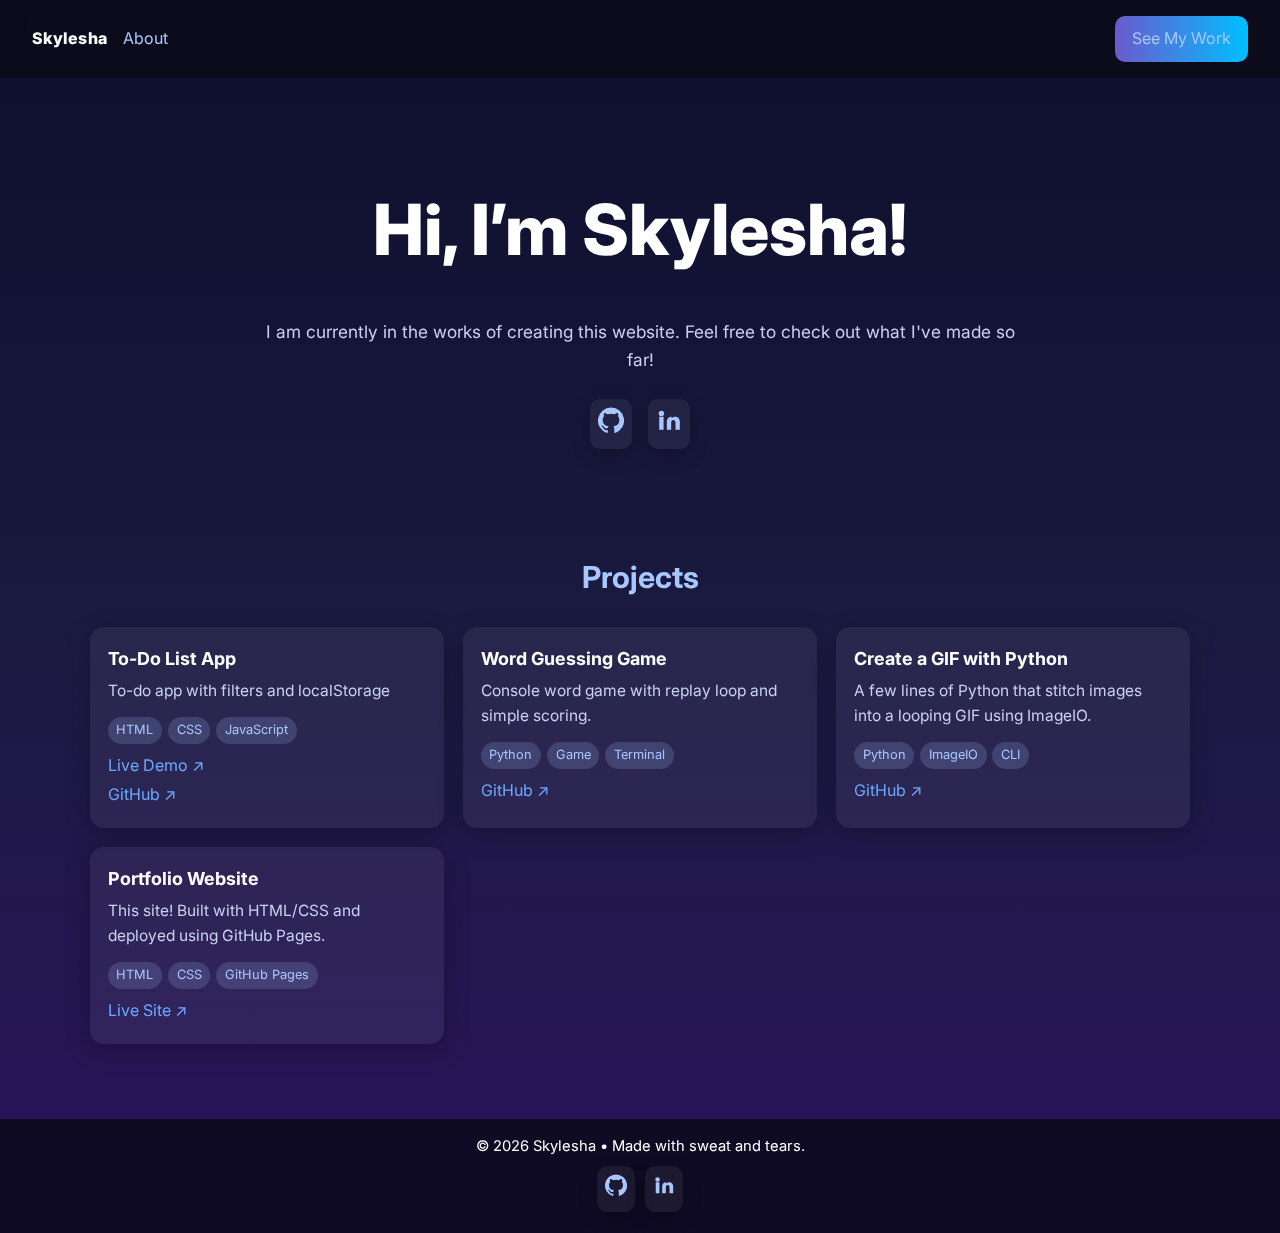
<file: index.html>
<!DOCTYPE html>
<html lang="en">
<head>
  <meta charset="UTF-8" />
  <meta name="viewport" content="width=device-width, initial-scale=1" />
  <title>Skylesha • Portfolio</title>

  <!-- Fonts & CSS -->
  <link rel="preconnect" href="https://fonts.googleapis.com">
  <link rel="preconnect" href="https://fonts.gstatic.com" crossorigin>
  <link href="https://fonts.googleapis.com/css2?family=Inter:wght@300;400;600;800&display=swap" rel="stylesheet">
  <link rel="stylesheet" href="style.css" />

  <!-- Social preview / SEO -->
  <meta name="description" content="Skylesha’s portfolio — Python, front-end, and fun projects." />
  <meta property="og:title" content="Skylesha • Portfolio" />
  <meta property="og:description" content="Skylesha’s portfolio — Python, front-end, and fun projects." />
  <meta property="og:type" content="website" />
  <meta property="og:url" content="https://skymar433.github.io/" />
  <meta property="og:image" content="https://skymar433.github.io/og-image.png" />
  <meta name="twitter:card" content="summary_large_image" />
</head>
<body>
  <!-- Custom cursor elements -->
  <div id="cursor"></div>
  <div id="spark-layer" aria-hidden="true"></div>

  <!-- Galaxy background -->
  <div class="stars" aria-hidden="true"></div>
  <div class="twinkles" aria-hidden="true"></div>
  <div id="meteors" aria-hidden="true"></div>

  <!-- NAV -->
  <header class="nav">
    <a class="logo" href="index.html" aria-label="Go to Home">Skylesha</a>

    <nav class="main-links">
      <a href="about.html">About</a>
    </nav>

    <nav class="actions">
      <a class="btn" href="#projects" aria-label="Jump to Projects section">See My Work</a>
    </nav>
  </header>

  <!-- HERO -->
  <section class="hero">
    <h1 class="title-with-stars no-underline">Hi, I’m Skylesha!</h1>
    <p class="hero-sub">
      I am currently in the works of creating this website. Feel free to check out what I've made so far!
    </p>

    <!-- Social icons under hero -->
    <div class="hero-icons" aria-label="Social links">
      <a class="icon" href="https://github.com/skymar433" target="_blank" rel="noopener" aria-label="GitHub">
        <svg viewBox="0 0 24 24" width="26" height="26" fill="currentColor" aria-hidden="true">
          <path d="M12 .5a12 12 0 0 0-3.79 23.4c.6.11.82-.26.82-.58v-2.04c-3.34.73-4.04-1.61-4.04-1.61-.55-1.4-1.35-1.77-1.35-1.77-1.1-.75.08-.74.08-.74 1.2.09 1.83 1.24 1.83 1.24 1.08 1.85 2.83 1.32 3.52 1 .11-.79.42-1.32.77-1.62-2.67-.3-5.47-1.34-5.47-5.95 0-1.31.47-2.38 1.24-3.22-.12-.3-.54-1.51.12-3.15 0 0 1.01-.32 3.3 1.23a11.46 11.46 0 0 1 6.01 0c2.28-1.55 3.29-1.23 3.29-1.23.66 1.64.24 2.85.12 3.15.77.84 1.24 1.9 1.24 3.22 0 4.62-2.8 5.65-5.47 5.95.43.37.82 1.1.82 2.23v3.3c0 .32.22.7.82.58A12 12 0 0 0 12 .5Z"/>
        </svg>
      </a>
      <a class="icon" href="https://www.linkedin.com/in/skylesha/" target="_blank" rel="noopener" aria-label="LinkedIn">
        <svg viewBox="0 0 24 24" width="26" height="26" fill="currentColor" aria-hidden="true">
          <path d="M4.98 3.5a2.5 2.5 0 1 1 0 5.001 2.5 2.5 0 0 1 0-5ZM3 9h4v12H3zM14.5 9c-2.54 0-4.5 1.66-4.5 4.72V21h4v-6.5c0-1.37.71-2.5 2-2.5 1.2 0 2 .97 2 2.5V21h4v-7.54C22 10.86 20.21 9 17.72 9c-1.39 0-2.58.58-3.22 1.62V9h-.01Z"/>
        </svg>
      </a>
    </div>
  </section>

  <!-- PROJECTS -->
  <section id="projects" class="projects">
    <h2>Projects</h2>

    <div class="project-list">
      <!-- 1) To-Do List FIRST -->
      <div class="project-card">
        <h3>To-Do List App</h3>
        <p>To-do app with filters and localStorage</p>
        <div class="tags">
          <span>HTML</span><span>CSS</span><span>JavaScript</span>
        </div>
        <a href="https://skymar433.github.io/To-Do-List/" target="_blank" rel="noopener" aria-label="Open To-Do List live site">Live Demo ↗</a>
        <br />
        <a href="https://github.com/skymar433/To-Do-List" target="_blank" rel="noopener" aria-label="Open To-Do List repository on GitHub">GitHub ↗</a>
      </div>

      <!-- 2) Word Guessing Game -->
      <div class="project-card">
        <h3>Word Guessing Game</h3>
        <p>Console word game with replay loop and simple scoring.</p>
        <div class="tags">
          <span>Python</span><span>Game</span><span>Terminal</span>
        </div>
        <a href="https://github.com/skymar433/word-guessing-game" target="_blank" rel="noopener" aria-label="Open Word Guessing Game repository on GitHub">GitHub ↗</a>
      </div>

      <!-- 3) Create a GIF with Python -->
      <div class="project-card">
        <h3>Create a GIF with Python</h3>
        <p>A few lines of Python that stitch images into a looping GIF using ImageIO.</p>
        <div class="tags">
          <span>Python</span><span>ImageIO</span><span>CLI</span>
        </div>
        <a href="https://github.com/skymar433/Create-gif" target="_blank" rel="noopener" aria-label="Open GIF project repository on GitHub">GitHub ↗</a>
      </div>

      <!-- Portfolio Website (kept after the three) -->
      <div class="project-card">
        <h3>Portfolio Website</h3>
        <p>This site! Built with HTML/CSS and deployed using GitHub Pages.</p>
        <div class="tags">
          <span>HTML</span><span>CSS</span><span>GitHub Pages</span>
        </div>
        <a href="https://skymar433.github.io/" target="_blank" rel="noopener" aria-label="Open live portfolio website">Live Site ↗</a>
      </div>
    </div>
  </section>

  <footer>
    <p>© <span id="year"></span> Skylesha • Made with sweat and tears.</p>

    <div class="footer-icons" aria-label="Social links">
      <a class="icon" href="https://github.com/skymar433" target="_blank" rel="noopener" aria-label="GitHub">
        <svg viewBox="0 0 24 24" width="22" height="22" fill="currentColor" aria-hidden="true">
          <path d="M12 .5a12 12 0 0 0-3.79 23.4c.6.11.82-.26.82-.58v-2.04c-3.34.73-4.04-1.61-4.04-1.61-.55-1.4-1.35-1.77-1.35-1.77-1.1-.75.08-.74.08-.74 1.2.09 1.83 1.24 1.83 1.24 1.08 1.85 2.83 1.32 3.52 1 .11-.79.42-1.32.77-1.62-2.67-.3-5.47-1.34-5.47-5.95 0-1.31.47-2.38 1.24-3.22-.12-.3-.54-1.51.12-3.15 0 0 1.01-.32 3.3 1.23a11.46 11.46 0 0 1 6.01 0c2.28-1.55 3.29-1.23 3.29-1.23.66 1.64.24 2.85.12 3.15.77.84 1.24 1.9 1.24 3.22 0 4.62-2.8 5.65-5.47 5.95.43.37.82 1.1.82 2.23v3.3c0 .32.22.7.82.58A12 12 0 0 0 12 .5Z"/>
        </svg>
      </a>
      <a class="icon" href="https://www.linkedin.com/in/skylesha/" target="_blank" rel="noopener" aria-label="LinkedIn">
        <svg viewBox="0 0 24 24" width="22" height="22" fill="currentColor" aria-hidden="true">
          <path d="M4.98 3.5a2.5 2.5 0 1 1 0 5.001 2.5 2.5 0 0 1 0-5ZM3 9h4v12H3zM14.5 9c-2.54 0-4.5 1.66-4.5 4.72V21h4v-6.5c0-1.37.71-2.5 2-2.5 1.2 0 2 .97 2 2.5V21h4v-7.54C22 10.86 20.21 9 17.72 9c-1.39 0-2.58.58-3.22 1.62V9h-.01Z"/>
        </svg>
      </a>
    </div>
  </footer>

  <script>
    // year
    document.getElementById('year').textContent = new Date().getFullYear();

    // Meteors — bright head leading, top-right -> bottom-left
    (function () {
      const layer = document.getElementById('meteors');
      function spawnMeteor() {
        const m = document.createElement('div');
        m.className = 'meteor';
        const startX = window.innerWidth + 60;
        const startY = -30 + Math.random() * (window.innerHeight * 0.25);
        m.style.setProperty('--sx', startX + 'px');
        m.style.setProperty('--sy', startY + 'px');
        layer.appendChild(m);
        setTimeout(() => m.remove(), 2200);
      }
      (function loop() {
        spawnMeteor();
        setTimeout(loop, 2000 + Math.random() * 2000);
      })();
    })();

    // Custom cursor + spark trail
    (function () {
      const cursor = document.getElementById('cursor');
      const sparkLayer = document.getElementById('spark-layer');
      let cx = -100, cy = -100, tx = -100, ty = -100;
      const ease = 0.2;
      document.body.style.cursor = 'none';
      window.addEventListener('mousemove', (e) => {
        tx = e.clientX; ty = e.clientY;
        spawnSpark(tx, ty);
      });
      function animate() {
        cx += (tx - cx) * ease;
        cy += (ty - cy) * ease;
        cursor.style.transform = `translate(${cx - 10}px, ${cy - 10}px)`;
        requestAnimationFrame(animate);
      }
      animate();
      function spawnSpark(x, y) {
        const s = document.createElement('div');
        s.className = 'spark';
        const angle = Math.random() * Math.PI * 2;
        const dist = 8 + Math.random() * 12;
        s.style.left = (x + Math.cos(angle) * dist) + 'px';
        s.style.top  = (y + Math.sin(angle) * dist) + 'px';
        sparkLayer.appendChild(s);
        setTimeout(() => s.remove(), 500);
      }
    })();
  </script>
</body>
</html>
</file>
<file: style.css>
/* -------- Global resets & smooth scroll -------- */
* { margin: 0; padding: 0; box-sizing: border-box; }
html { scroll-behavior: smooth; }
:target { scroll-margin-top: 84px; }

body {
  font-family: 'Inter', Arial, sans-serif;
  background: linear-gradient(180deg, #0d0d2b, #1a1a40, #2a145c);
  color: #fff;
  overflow-x: hidden;
  line-height: 1.6;
}

/* hide default cursor; custom cursor below */
body { cursor: none; }

/* -------- Galaxy background layers -------- */
.stars, .twinkles, #meteors {
  position: fixed; inset: 0;
  width: 100%; height: 100%;
  pointer-events: none; z-index: -1;
}
.stars {
  background: transparent url('https://www.transparenttextures.com/patterns/stardust.png') repeat;
  animation: moveStars 200s linear infinite;
  opacity: 0.7;
}
.twinkles {
  background: transparent url('https://www.transparenttextures.com/patterns/tiny-cross-hatch.png') repeat;
  animation: twinkle 8s linear infinite;
  opacity: 0.4;
}
@keyframes moveStars { from {background-position:0 0;} to {background-position:-10000px 5000px;} }
@keyframes twinkle { 0%,100% {opacity:.4;} 50% {opacity:.7;} }

/* -------- Meteors: bright head leading (TR -> BL) -------- */
.meteor {
  position: absolute;
  width: 2px; height: 2px;
  background: radial-gradient(#fff, rgba(255,255,255,.2) 60%, transparent 70%);
  filter: drop-shadow(0 0 6px #fff);
  opacity: 0;
  top: var(--sy); left: var(--sx);
  transform: rotate(135deg);
  animation: shootTRBL 1.9s linear forwards;
}
.meteor::after {
  content: "";
  position: absolute;
  right: 0; top: 0;              /* bright head on the moving side */
  width: 140px; height: 2px;
  background: linear-gradient(90deg, rgba(255,255,255,0), rgba(255,255,255,.95));
  border-radius: 2px;
}
@keyframes shootTRBL {
  0%   { opacity: 0; transform: translate(0,0) rotate(135deg); }
  10%  { opacity: 1; }
  100% { opacity: 0; transform: translate(-70vw, 70vh) rotate(135deg); }
}

/* -------- Navbar -------- */
.nav {
  position: sticky; top: 0;
  display: grid;
  grid-template-columns: auto 1fr auto;
  gap: 1rem;
  align-items: center;
  padding: 1rem 2rem;
  background: rgba(10, 10, 25, 0.85);
  backdrop-filter: blur(10px);
  z-index: 5;
}
.logo {
  font-weight: 800; letter-spacing: .3px;
  color: #fff; text-decoration: none;
}
.main-links a,
.actions a {
  color: #a8c7ff; text-decoration: none; margin: 0 0 0 1.2rem;
  transition: color .2s ease;
}
.main-links a:first-child { margin-left: 0; }
.actions { display: flex; align-items: center; }
.actions a:hover, .main-links a:hover { color: #fff; }
.main-links a.active {
  color: #ffffff;
  text-shadow: 0 0 10px rgba(168,199,255,.45);
}

.btn {
  display: inline-block; margin-left: 1rem;
  padding: .65rem 1.05rem;
  background: linear-gradient(90deg, #6a5acd, #00bfff);
  color: #fff; border-radius: 10px; text-decoration: none;
  transition: transform .15s, opacity .15s;
  white-space: nowrap;
}
.btn:hover { transform: translateY(-1px); opacity: .92; }

/* -------- Hero -------- */
.hero {
  text-align: center;
  padding: 6rem 2rem 0rem;
}
.title-with-stars {
  font-size: clamp(2.8rem, 6vw, 4.4rem);
  font-weight: 800;
  position: relative;
  display: inline-block;
  padding-bottom: .75rem;
}
/* remove the underline line per request */
.no-underline::after { display: none !important; }

.hero-sub {
  margin: 1.2rem auto 1.6rem;
  color: #c9d1f0;
  max-width: 760px;
  font-size: 1.08rem;
}

/* social icons under hero */
.hero-icons {
  display: flex; gap: 1rem; justify-content: center; align-items: center;
  margin-bottom: 6.5rem; /* increased gap before Projects */
}
.icon {
  color: #a8c7ff; text-decoration: none;
  padding: .5rem; border-radius: 10px;
  background: rgba(255,255,255,.06);
  transition: transform .15s, background .15s, color .15s, box-shadow .15s;
  box-shadow: 0 6px 18px rgba(0,0,0,.25);
}
.icon:hover {
  transform: translateY(-2px);
  background: rgba(255,255,255,.1);
  color: #fff;
  box-shadow: 0 10px 26px rgba(0,0,0,.35);
}

/* -------- Projects -------- */
.projects { padding: 0 2rem 2.5rem; text-align: center; }
.projects h2 { margin-bottom: 1.6rem; color: #a8c7ff; font-size: 1.9rem; }
.project-list {
  display: grid; gap: 1.2rem; max-width: 1100px; margin: 0 auto;
  grid-template-columns: repeat(auto-fit, minmax(280px, 1fr));
}
.project-card {
  background: rgba(255,255,255,.06);
  border-radius: 14px; padding: 1.1rem 1.1rem 1.3rem;
  text-align: left;
  transition: transform .18s, background .18s, box-shadow .18s;
  box-shadow: 0 6px 24px rgba(0,0,0,.25);
}
.project-card:hover {
  transform: translateY(-5px);
  background: rgba(255,255,255,.08);
  box-shadow: 0 10px 30px rgba(0,0,0,.35);
}
.project-card h3 { margin-bottom: .35rem; font-size: 1.12rem; }
.project-card p  { margin-bottom: .8rem; color: #c9d1f0; font-size: .97rem; }

.tags span {
  display: inline-block; margin: 0 .35rem .35rem 0; padding: .2rem .55rem;
  font-size: .8rem; border-radius: 999px;
  background: rgba(168,199,255,.18); color: #a8c7ff;
}
.project-card a {
  display: inline-block; margin-top: .2rem;
  color: #6aa9ff; text-decoration: none;
}
.project-card a:hover { color: #fff; }

/* -------- About page two-column layout -------- */
.about-grid {
  min-height: calc(100vh - 72px);
  display: grid;
  grid-template-columns: 1.2fr 1fr;
  gap: 2.2rem;
  align-items: center;
  padding: 3.2rem 2rem;
  max-width: 1200px;
  margin: 0 auto;
}
.about-text h1 {
  font-size: clamp(2.6rem, 5.4vw, 4rem);
  margin-bottom: 1rem; font-weight: 800;
}
.about-text p {
  max-width: 800px; font-size: clamp(1.1rem, 1.5vw, 1.3rem);
  color: #cfd7ff;
}
.about-socials {
  margin-top: 1.25rem;
  display: flex; gap: .6rem; align-items: center;
}
.about-photo img {
  width: 100%; height: auto; display: block;
  border-radius: 20px;
  box-shadow: 0 10px 30px rgba(0,0,0,.35);
  object-fit: cover;
}
.photo-note {
  font-size: .85rem; opacity: .75; margin-top: .4rem;
}

.about-section {
  display: flex;
  align-items: center;
  justify-content: center;
  gap: 2rem;
  padding: 4rem 2rem;
}

.about-text {
  flex: 1;
  text-align: left;
  max-width: 600px;
}

.about-photo-container {
  flex: 1;
  display: flex;
  justify-content: center;
}

.about-photo {
  max-width: 300px;
  border-radius: 16px;
  box-shadow: 0 8px 20px rgba(0,0,0,0.4);
}

/* -------- Footer -------- */
footer {
  text-align: center; padding: 1rem 1rem 1.3rem;
  font-size: .92rem; background: rgba(10, 10, 25, 0.82);
  margin-top: 2.2rem;
}
.footer-icons {
  margin-top: .45rem;
  display: flex; gap: .6rem; justify-content: center;
}

/* -------- Custom cursor + sparks -------- */
#cursor {
  position: fixed; left: 0; top: 0; width: 20px; height: 20px;
  border-radius: 50%; pointer-events: none; z-index: 1000;
  background: radial-gradient(circle at 30% 30%, rgba(120,190,255,.9), rgba(120,190,255,.2));
  box-shadow: 0 0 20px rgba(120,190,255,.65), 0 0 40px rgba(120,190,255,.35);
  mix-blend-mode: screen;
  transform: translate(-100px,-100px);
}
#spark-layer {
  position: fixed; inset: 0; pointer-events: none; z-index: 999;
}
.spark {
  position: absolute; width: 4px; height: 4px; border-radius: 50%;
  background: radial-gradient(circle, rgba(140,200,255,1), rgba(140,200,255,0));
  box-shadow: 0 0 10px rgba(140,200,255,.9);
  opacity: 0.9;
  animation: sparkFade .5s ease-out forwards;
}
@keyframes sparkFade {
  to { transform: translateY(6px) scale(.7); opacity: 0; }
}

/* -------- Responsive -------- */
@media (max-width: 980px) {
  .about-grid {
    grid-template-columns: 1fr;
    text-align: center;
  }
  .about-socials { justify-content: center; }
}
@media (max-width: 760px) {
  .nav { grid-template-columns: 1fr auto; gap: .6rem; }
  .actions a { margin-left: .8rem; }
  .btn { padding: .55rem .9rem; }
}
</file>
